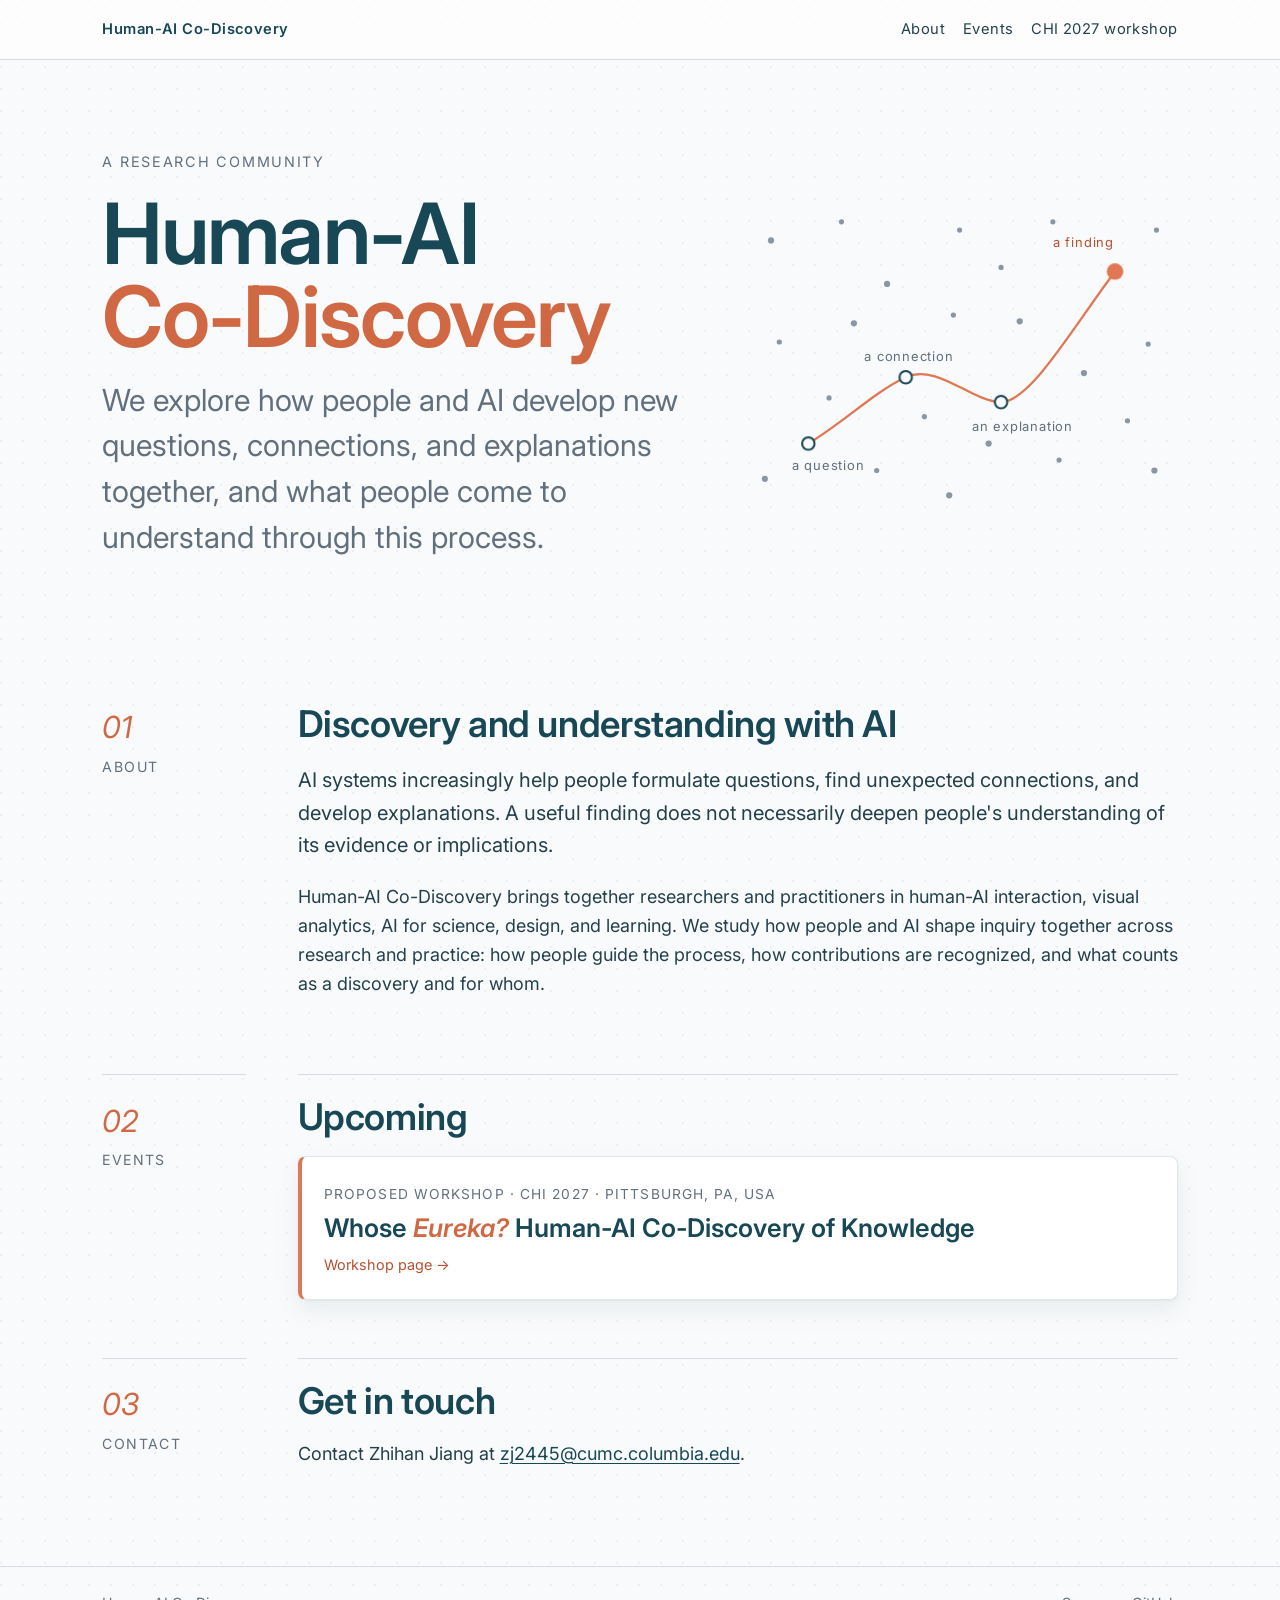
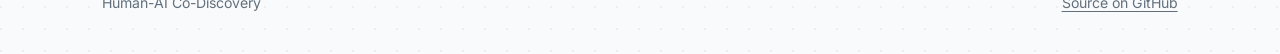
<file: index.html>
<!doctype html>
<html lang="en">
<head>
  <meta charset="utf-8">
  <meta name="viewport" content="width=device-width, initial-scale=1">
  <title>Human-AI Co-Discovery</title>
  <meta name="description" content="A research community exploring how people and AI develop new questions, connections, and explanations together, and what people come to understand in the process.">
  <meta property="og:title" content="Human-AI Co-Discovery">
  <meta property="og:description" content="How people and AI formulate questions, find patterns and connections, and develop explanations together.">
  <meta property="og:type" content="website">
  <meta property="og:url" content="https://human-ai-co-discovery.github.io/">
  <meta name="theme-color" content="#f9fafb" media="(prefers-color-scheme: light)">
  <meta name="theme-color" content="#11191d" media="(prefers-color-scheme: dark)">
  <link rel="icon" href="data:image/svg+xml,%3Csvg xmlns='http://www.w3.org/2000/svg' viewBox='0 0 32 32'%3E%3Ccircle cx='16' cy='16' r='9' fill='%23e07856'/%3E%3Ccircle cx='16' cy='16' r='14' fill='none' stroke='%23e07856' stroke-width='2'/%3E%3C/svg%3E">
  <link rel="preconnect" href="https://fonts.googleapis.com">
  <link rel="preconnect" href="https://fonts.gstatic.com" crossorigin>
  <link rel="stylesheet" href="https://fonts.googleapis.com/css2?family=Inter:wght@400;500;600;700;800&display=swap">
  <link rel="stylesheet" href="assets/style.css?v=20260926d">
</head>
<body>
  <a class="skip-link" href="#main">Skip to content</a>

  <header class="topbar">
    <a class="brand" href="./">Human-AI Co-Discovery</a>
    <nav aria-label="Site">
      <a href="#about">About</a>
      <a href="#events">Events</a>
      <a href="chi2027/">CHI 2027 workshop</a>
    </nav>
  </header>

  <section class="hero" aria-labelledby="title">
    <div>
      <p class="kicker">A research community</p>
      <h1 id="title"><span class="nowrap">Human-AI</span> <span class="q nowrap">Co-Discovery</span></h1>
      <p class="subtitle">We explore how people and AI develop new questions, connections, and explanations together, and what people come to understand through this process.</p>
    </div>
    <figure class="hero-figure" aria-hidden="true">
      <svg viewBox="0 0 420 300" role="presentation">
        <g class="fig-dots">
          <circle class="fig-dot" cx="28" cy="40" r="3"/><circle class="fig-dot" cx="96" cy="22" r="2.5"/>
          <circle class="fig-dot" cx="140" cy="82" r="3"/><circle class="fig-dot" cx="210" cy="30" r="2.5"/>
          <circle class="fig-dot" cx="268" cy="118" r="3"/><circle class="fig-dot" cx="300" cy="22" r="2.5"/>
          <circle class="fig-dot" cx="36" cy="138" r="2.5"/><circle class="fig-dot" cx="108" cy="120" r="3"/>
          <circle class="fig-dot" cx="204" cy="112" r="2.5"/><circle class="fig-dot" cx="330" cy="168" r="3"/>
          <circle class="fig-dot" cx="392" cy="140" r="2.5"/><circle class="fig-dot" cx="22" cy="270" r="3"/>
          <circle class="fig-dot" cx="130" cy="262" r="2.5"/><circle class="fig-dot" cx="200" cy="286" r="3"/>
          <circle class="fig-dot" cx="306" cy="252" r="2.5"/><circle class="fig-dot" cx="398" cy="262" r="3"/>
          <circle class="fig-dot" cx="372" cy="214" r="2.5"/><circle class="fig-dot" cx="238" cy="236" r="3"/>
          <circle class="fig-dot" cx="84" cy="192" r="2.5"/><circle class="fig-dot" cx="176" cy="210" r="2.5"/>
          <circle class="fig-dot" cx="250" cy="66" r="2.5"/><circle class="fig-dot" cx="400" cy="30" r="2.5"/>
        </g>
        <path class="fig-path" d="M64 236 C 100 214, 128 186, 158 172 S 222 196, 250 196 S 318 126, 360 70"/>
        <circle class="fig-node n1" cx="64" cy="236" r="6"/>
        <circle class="fig-node n2" cx="158" cy="172" r="6"/>
        <circle class="fig-node n3" cx="250" cy="196" r="6"/>
        <circle class="fig-halo" cx="360" cy="70" r="10"/>
        <circle class="fig-eureka" cx="360" cy="70" r="8"/>
        <text class="fig-label l1" x="48" y="262">a question</text>
        <text class="fig-label l2" x="118" y="156">a connection</text>
        <text class="fig-label l3" x="222" y="224">an explanation</text>
        <text class="fig-label l4" x="300" y="46">a finding</text>
      </svg>
    </figure>
  </section>

  <main id="main">
    <section class="section" id="about" aria-labelledby="about-h">
      <div class="margin-label"><span class="num">01</span>About</div>
      <div class="content">
        <h2 id="about-h">Discovery and understanding with AI</h2>
        <p class="lede">AI systems increasingly help people formulate questions, find unexpected connections, and develop explanations. A useful finding does not necessarily deepen people's understanding of its evidence or implications.</p>
        <p>Human-AI Co-Discovery brings together researchers and practitioners in human-AI interaction, visual analytics, AI for science, design, and learning. We study how people and AI shape inquiry together across research and practice: how people guide the process, how contributions are recognized, and what counts as a discovery and for whom.</p>
      </div>
    </section>

    <section class="section" id="events" aria-labelledby="events-h">
      <div class="margin-label"><span class="num">02</span>Events</div>
      <div class="content">
        <h2 id="events-h">Upcoming</h2>
        <a class="event" href="chi2027/">
          <span class="meta">Proposed workshop · CHI 2027 · Pittsburgh, PA, USA</span>
          <span class="title">Whose <span class="q">Eureka?</span> Human-AI Co-Discovery of Knowledge</span>
          <span class="more">Workshop page →</span>
        </a>
      </div>
    </section>

    <section class="section" id="contact" aria-labelledby="contact-h">
      <div class="margin-label"><span class="num">03</span>Contact</div>
      <div class="content">
        <h2 id="contact-h">Get in touch</h2>
        <p>Contact Zhihan Jiang at <a href="mailto:zj2445@cumc.columbia.edu">zj2445@cumc.columbia.edu</a>.</p>
      </div>
    </section>
  </main>

  <footer class="site-footer">
    <span>Human-AI Co-Discovery</span>
    <span><a href="https://github.com/human-ai-co-discovery/human-ai-co-discovery.github.io">Source on GitHub</a></span>
  </footer>
</body>
</html>
</file>
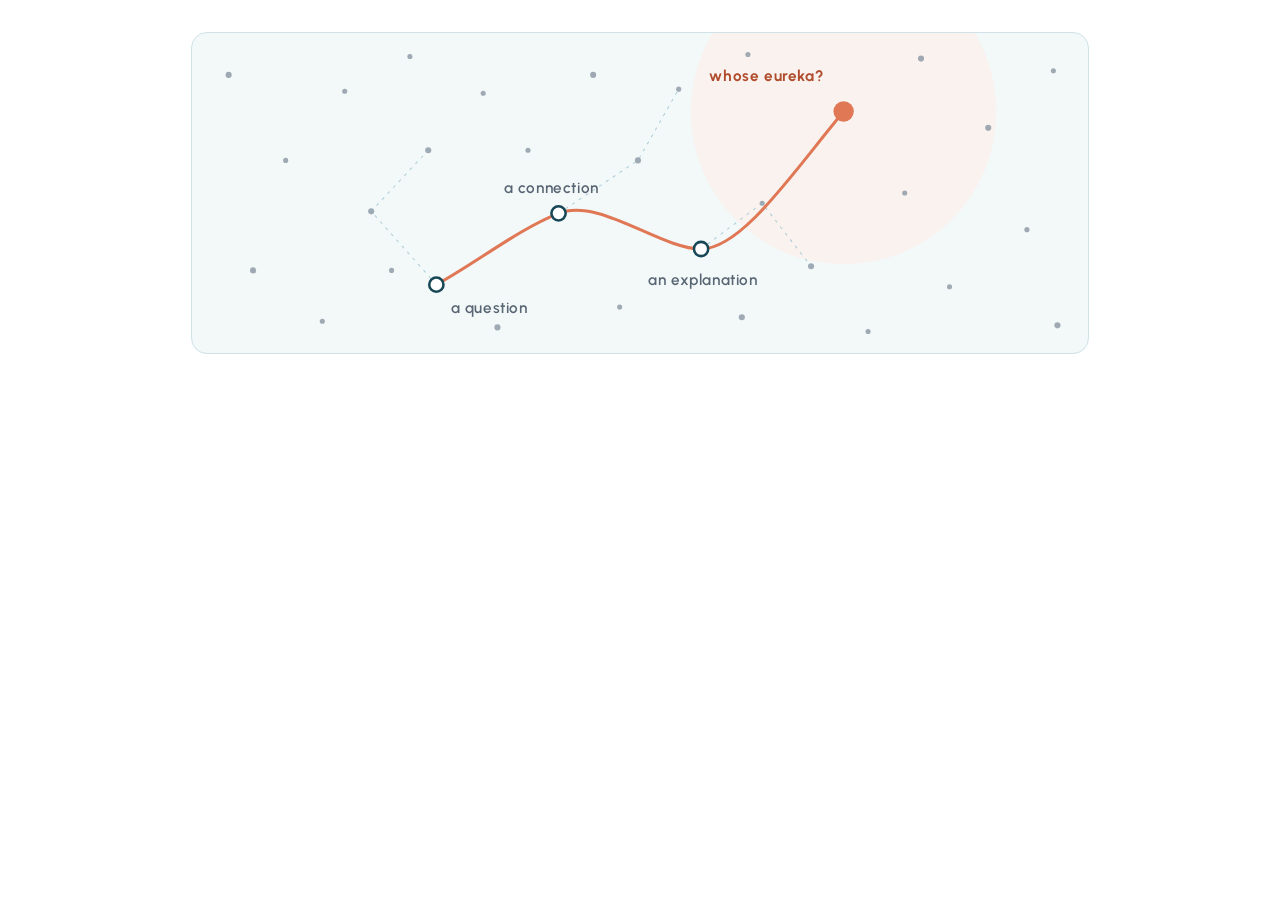
<file: chi2027/archive/hero-banner.html>
<!doctype html>
<html lang="en">
<head>
  <meta charset="utf-8">
  <meta name="viewport" content="width=device-width, initial-scale=1">
  <meta name="robots" content="noindex">
  <title>Hero Banner (archived)</title>
  <!--
    Archived hero banner from the CHI 2027 page (chi2027/index.html), removed on 2026-09-26.
    Open this file through a local server to preview it; it reads the color tokens from
    chi2027/assets/css/workshop.css, so it follows light and dark mode like the live page.

    To restore it on the page:
      1. Paste the <div class="hero-art"> block at the top of <header> in chi2027/index.html,
         with the Tailwind classes it had there:
         class="hero-art w-full h-56 sm:h-64 md:h-80 mb-10 bg-tide-50/60 rounded-2xl border border-tide-100 overflow-hidden"
      2. Move the rules between "BEGIN hero" and "END hero" below into chi2027/assets/css/workshop.css,
         including the --dot tokens and the reduced-motion and print rules.
  -->
  <link rel="stylesheet" href="https://fonts.googleapis.com/css2?family=Urbanist:wght@600;700&display=swap">
  <link rel="stylesheet" href="../assets/css/workshop.css">
  <style>
    /* Preview-only frame, standing in for the Tailwind classes listed above. */
    body { margin: 0; padding: 2rem 1.5rem; font-family: Urbanist, sans-serif; }
    .hero-art {
      max-width: 56rem; height: 20rem; margin: 0 auto;
      background: rgb(var(--tide-50) / 0.6); border: 1px solid rgb(var(--tide-100));
      border-radius: 1rem; overflow: hidden;
    }

    /* ---------- BEGIN hero ---------- */
    :root { --dot: 138 150 163; }
    @media (prefers-color-scheme: dark) { :root { --dot: 125 141 152; } }

/* ---------- Hero illustration: a traced path toward a eureka ---------- */
.hero-art svg { display: block; width: 100%; height: 100%; }
.fig-glow { fill: rgb(var(--ember-50)); }
.fig-dot { fill: rgb(var(--dot)); opacity: 0.8; }
.fig-link { fill: none; stroke: rgb(var(--tide-300)); stroke-width: 1; stroke-dasharray: 3 5; opacity: 0.7; }
.fig-path {
  fill: none; stroke: rgb(var(--ember-400)); stroke-width: 3; stroke-linecap: round; stroke-linejoin: round;
  stroke-dasharray: 1; stroke-dashoffset: 1;
  animation: trace 2.6s cubic-bezier(.6,.05,.3,1) 0.4s forwards;
}
.fig-node { fill: rgb(var(--surface)); stroke: rgb(var(--tide-900)); stroke-width: 2.5; opacity: 0; animation: appear 0.4s ease forwards; }
.fig-node.n1 { animation-delay: 0.5s; } .fig-node.n2 { animation-delay: 1.1s; } .fig-node.n3 { animation-delay: 1.8s; }
.fig-eureka { fill: rgb(var(--ember-400)); opacity: 0; animation: appear 0.5s ease 2.9s forwards; }
.fig-halo {
  fill: none; stroke: rgb(var(--ember-400)); stroke-width: 1.5; opacity: 0;
  transform-box: fill-box; transform-origin: center;
  animation: halo 2.8s ease-out 3.1s infinite;
}
.fig-label {
  font-family: Urbanist, sans-serif; font-size: 15px; font-weight: 600; letter-spacing: 0.04em;
  fill: rgb(var(--ink-soft)); opacity: 0; animation: appear 0.6s ease forwards;
}
.fig-label.l1 { animation-delay: 0.7s; } .fig-label.l2 { animation-delay: 1.3s; }
.fig-label.l3 { animation-delay: 2s; }
.fig-label.l4 { animation-delay: 3s; fill: rgb(var(--ember-700)); font-weight: 700; }

@keyframes trace { to { stroke-dashoffset: 0; } }
@keyframes appear { to { opacity: 1; } }
@keyframes halo { 0% { opacity: 0.7; transform: scale(1); } 100% { opacity: 0; transform: scale(2.6); } }

    @media (prefers-reduced-motion: reduce) {
      .fig-path { stroke-dashoffset: 0; }
      .fig-node, .fig-eureka, .fig-label { opacity: 1; }
      .fig-halo { display: none; }
    }
    @media print { .hero-art { display: none !important; } }
    /* ---------- END hero ---------- */
  </style>
</head>
<body>
      <!-- Hero illustration -->
      <div class="hero-art" aria-hidden="true">
        <svg viewBox="0 0 880 320" preserveAspectRatio="xMidYMid slice" role="presentation">
          <circle class="fig-glow" cx="640" cy="80" r="150" opacity="0.7"/>
          <g>
            <circle class="fig-dot" cx="36" cy="44" r="3"/><circle class="fig-dot" cx="92" cy="128" r="2.5"/>
            <circle class="fig-dot" cx="60" cy="236" r="3"/><circle class="fig-dot" cx="128" cy="286" r="2.5"/>
            <circle class="fig-dot" cx="150" cy="60" r="2.5"/><circle class="fig-dot" cx="176" cy="178" r="3"/>
            <circle class="fig-dot" cx="214" cy="26" r="2.5"/><circle class="fig-dot" cx="232" cy="118" r="3"/>
            <circle class="fig-dot" cx="286" cy="62" r="2.5"/><circle class="fig-dot" cx="300" cy="292" r="3"/>
            <circle class="fig-dot" cx="330" cy="118" r="2.5"/><circle class="fig-dot" cx="394" cy="44" r="3"/>
            <circle class="fig-dot" cx="420" cy="272" r="2.5"/><circle class="fig-dot" cx="438" cy="128" r="3"/>
            <circle class="fig-dot" cx="478" cy="58" r="2.5"/><circle class="fig-dot" cx="540" cy="282" r="3"/>
            <circle class="fig-dot" cx="560" cy="170" r="2.5"/><circle class="fig-dot" cx="546" cy="24" r="2.5"/>
            <circle class="fig-dot" cx="608" cy="232" r="3"/><circle class="fig-dot" cx="700" cy="160" r="2.5"/>
            <circle class="fig-dot" cx="716" cy="28" r="3"/><circle class="fig-dot" cx="744" cy="252" r="2.5"/>
            <circle class="fig-dot" cx="782" cy="96" r="3"/><circle class="fig-dot" cx="820" cy="196" r="2.5"/>
            <circle class="fig-dot" cx="846" cy="40" r="2.5"/><circle class="fig-dot" cx="850" cy="290" r="3"/>
            <circle class="fig-dot" cx="664" cy="296" r="2.5"/><circle class="fig-dot" cx="196" cy="236" r="2.5"/>
          </g>
          <!-- Paths not taken -->
          <path class="fig-link" d="M360 180 L 438 128 L 478 58"/>
          <path class="fig-link" d="M500 215 L 560 170 L 608 232"/>
          <path class="fig-link" d="M240 250 L 176 178 L 232 118"/>
          <!-- The discovery -->
          <path class="fig-path" pathLength="1" d="M240 250 C 280 228, 320 196, 360 180 S 460 215, 500 215 S 590 140, 640 80"/>
          <circle class="fig-node n1" cx="240" cy="250" r="7"/>
          <circle class="fig-node n2" cx="360" cy="180" r="7"/>
          <circle class="fig-node n3" cx="500" cy="215" r="7"/>
          <circle class="fig-halo" cx="640" cy="80" r="12"/>
          <circle class="fig-eureka" cx="640" cy="80" r="10"/>
          <text class="fig-label l1" x="254" y="278">a question</text>
          <text class="fig-label l2" x="306" y="160">a connection</text>
          <text class="fig-label l3" x="448" y="250">an explanation</text>
          <text class="fig-label l4" x="620" y="50" text-anchor="end">whose eureka?</text>
        </svg>
      </div>
</body>
</html>
</file>
<file: assets/style.css>
/* Human-AI Co-Discovery — shared styles.
   Palette follows agentlab.zhihanjiang.com: cool off-white, deep teal ink, coral accent.
   Coral has three strengths: decorative strokes, large display text, and small text (AA). */

:root {
  --paper: #f9fafb;
  --paper-deep: #e9edf0;
  --surface: #ffffff;
  --ink: #24404b;
  --title: #184856;
  --ink-soft: #62707d;
  --rule: #d5dbe0;
  --line: #e1e6ea;
  --accent: #e07856;          /* decorative strokes and fills */
  --accent-display: #d06843;  /* large display text (>= 3:1) */
  --accent-ink: #b8502f;      /* small text (>= 4.5:1) */
  --accent-soft: #fbeae4;
  --link: #184856;
  --dot: #8a96a3;
  --focus: #184856;
  --shadow: 0 1px 2px rgba(24, 72, 86, 0.05), 0 10px 24px rgba(24, 72, 86, 0.08);

  --display: "Inter", -apple-system, BlinkMacSystemFont, "Segoe UI", sans-serif;
  --body: "Inter", -apple-system, BlinkMacSystemFont, "Segoe UI", sans-serif;
  --mono: var(--body);

  --measure: 100%;
  --gutter: clamp(1.5rem, 8vw, 12rem);
}

@media (prefers-color-scheme: dark) {
  :root {
    --paper: #11191d;
    --paper-deep: #182227;
    --surface: #152025;
    --ink: #dde6ea;
    --title: #a9cbd6;
    --ink-soft: #9fb0bb;
    --rule: #34434b;
    --line: #2a373e;
    --accent: #eb9275;
    --accent-display: #eb9275;
    --accent-ink: #eb9275;
    --accent-soft: #33241f;
    --link: #8fbccb;
    --dot: #7d8d98;
    --focus: #8fbccb;
    --shadow: 0 1px 2px rgba(0, 0, 0, 0.25);
  }
}

*, *::before, *::after { box-sizing: border-box; }

html { -webkit-text-size-adjust: 100%; font-size: clamp(16px, 0.5rem + 0.6vw, 22px); }

body {
  margin: 0;
  background-color: var(--paper);
  background-image:
    radial-gradient(circle at 1px 1px, color-mix(in srgb, var(--ink) 6%, transparent) 1px, transparent 0);
  background-size: 22px 22px;
  color: var(--ink);
  font-family: var(--body);
  font-size: 1.125rem;
  line-height: 1.62;
  text-rendering: optimizeLegibility;
}

a { color: var(--link); text-underline-offset: 0.18em; text-decoration-thickness: 1px; }
a:hover { color: var(--accent-ink); text-decoration-thickness: 2px; }
:focus-visible { outline: 3px solid var(--focus); outline-offset: 3px; border-radius: 2px; }

.skip-link {
  position: absolute; left: -999px; top: 0.5rem;
  background: var(--title); color: var(--paper); padding: 0.5rem 0.9rem; z-index: 10;
}
.skip-link:focus { left: 0.5rem; }

/* ---------- Top bar ---------- */
.topbar {
  display: flex; justify-content: space-between; align-items: baseline; gap: 1rem;
  padding: 1.1rem var(--gutter);
  font-family: var(--mono); font-size: 0.92rem; letter-spacing: 0.03em;
  border-bottom: 1px solid var(--rule);
  background: color-mix(in srgb, var(--surface) 70%, transparent);
}
.topbar a { color: var(--ink); text-decoration: none; }
.topbar a:hover { color: var(--accent-ink); }
.topbar nav { display: flex; flex-wrap: wrap; gap: 1.1rem; }
.topbar .brand { font-weight: 600; color: var(--title); }

/* ---------- Hero ---------- */
.hero {
  position: relative;
  display: grid;
  grid-template-columns: minmax(0, 1.15fr) minmax(0, 0.85fr);
  align-items: center;
  gap: clamp(1.5rem, 4vw, 4rem);
  padding: clamp(2.5rem, 7vw, 6rem) var(--gutter) clamp(2rem, 5vw, 4rem);
  margin: 0 auto;
}
.kicker {
  font-family: var(--mono); font-size: 0.9rem; letter-spacing: 0.12em; text-transform: uppercase;
  color: var(--ink-soft); margin: 0 0 1.2rem;
}
.kicker .sep { color: var(--accent-ink); padding: 0 0.4em; }
.hero h1 {
  font-family: var(--display);
  font-weight: 600;
  font-size: clamp(2.6rem, 1.6rem + 4.6vw, 5.4rem);
  line-height: 0.98;
  letter-spacing: -0.02em;
  color: var(--title);
  margin: 0;
}
.hero h1 .q { color: var(--accent-display); }
.nowrap { white-space: nowrap; }
.hero .subtitle {
  font-family: var(--body); font-weight: 400;
  font-size: clamp(1.25rem, 1rem + 1.2vw, 1.9rem);
  line-height: 1.5; margin: 1.25rem 0 0; color: var(--ink-soft);
}
.hero-figure { width: 100%; max-width: 32rem; justify-self: end; margin: 0; }
.hero-figure svg { display: block; width: 100%; height: auto; overflow: visible; }

/* The traced discovery in the hero figure */
.fig-dot { fill: var(--dot); }
.fig-path {
  fill: none; stroke: var(--accent); stroke-width: 2.2; stroke-linecap: round; stroke-linejoin: round;
  stroke-dasharray: 520; stroke-dashoffset: 520;
  animation: trace 2.6s cubic-bezier(.6,.05,.3,1) 0.4s forwards;
}
.fig-node { fill: var(--paper); stroke: var(--title); stroke-width: 2; opacity: 0; animation: appear 0.4s ease forwards; }
.fig-node.n1 { animation-delay: 0.5s; } .fig-node.n2 { animation-delay: 1.1s; }
.fig-node.n3 { animation-delay: 1.8s; }
.fig-eureka { fill: var(--accent); opacity: 0; animation: appear 0.5s ease 2.9s forwards; }
.fig-halo { fill: none; stroke: var(--accent); stroke-width: 1.2; opacity: 0; transform-box: fill-box; transform-origin: center;
  animation: halo 2.8s ease-out 3.1s infinite; }
.fig-label { font-family: var(--mono); font-size: 12.5px; fill: var(--ink-soft); letter-spacing: 0.06em; opacity: 0;
  animation: appear 0.6s ease forwards; }
.fig-label.l1 { animation-delay: 0.7s; } .fig-label.l2 { animation-delay: 1.3s; }
.fig-label.l3 { animation-delay: 2s; } .fig-label.l4 { animation-delay: 3s; fill: var(--accent-ink); }

@keyframes trace { to { stroke-dashoffset: 0; } }
@keyframes appear { to { opacity: 1; } }
@keyframes halo { 0% { opacity: 0.7; transform: scale(1); } 100% { opacity: 0; transform: scale(2.4); } }

/* ---------- Status note ---------- */
.status {
  margin: 0 auto; padding: 0 var(--gutter);
}
.status p {
  margin: 0; max-width: var(--measure);
  border-left: 3px solid var(--accent);
  background: var(--accent-soft);
  border-radius: 0 6px 6px 0;
  padding: 0.95rem 1.2rem;
  font-size: 1.02rem;
}
.status strong { font-family: var(--mono); font-size: 0.86rem; letter-spacing: 0.1em; text-transform: uppercase; margin-right: 0.5em; color: var(--accent-ink); }

/* ---------- Sections with a marginal label ---------- */
main { padding-bottom: 3rem; }
.section {
  display: grid;
  grid-template-columns: minmax(7rem, 9rem) minmax(0, 1fr);
  gap: 1rem clamp(1.5rem, 4vw, 3.5rem);
  margin: 0 auto;
  padding: clamp(2.2rem, 5vw, 3.6rem) var(--gutter) 0;
}
.section + .section > .margin-label { border-top: 1px solid var(--rule); }
.section > .content { border-top: 1px solid var(--rule); padding-top: 1.1rem; min-width: 0; }
.section:first-of-type > .content, .section:first-of-type > .margin-label { border-top: 0; }
.margin-label {
  font-family: var(--mono); font-size: 0.88rem; letter-spacing: 0.1em; text-transform: uppercase;
  color: var(--ink-soft); padding-top: 1.35rem;
}
.margin-label .num { display: block; color: var(--accent-display); font-size: 1.6rem; letter-spacing: 0; margin-bottom: 0.2rem;
  font-family: var(--display); font-style: italic; text-transform: none; font-size: 1.9rem; }
.content h2 {
  font-family: var(--display); font-weight: 600;
  font-size: clamp(1.6rem, 1.2rem + 1.4vw, 2.3rem); line-height: 1.12; letter-spacing: -0.01em;
  color: var(--title);
  margin: 0.2rem 0 1rem;
}
.content p, .content li { max-width: var(--measure); }
.lede { font-size: 1.12em; }

/* Open questions: numbered notebook entries */
.questions { list-style: none; margin: 1.4rem 0 0; padding: 0; counter-reset: q; display: grid; gap: 1.4rem; }
.questions li { counter-increment: q; position: relative; padding-left: 3.5rem; }
.questions li::before {
  content: "Q" counter(q);
  position: absolute; left: 0; top: 0.1rem;
  font-family: var(--mono); font-size: 0.86rem; font-weight: 600; color: var(--accent-ink);
  border: 1.5px solid var(--accent); border-radius: 999px; padding: 0.12rem 0.5rem;
}
.questions h3 { font-family: var(--display); font-weight: 600; font-size: 1.38rem; line-height: 1.25; margin: 0 0 0.35rem; color: var(--title); }
.questions p { margin: 0; color: var(--ink-soft); }

/* Topic chips */
.topics { list-style: none; padding: 0; margin: 1rem 0 0; display: flex; flex-wrap: wrap; gap: 0.55rem; max-width: 60rem; }
.topics li {
  font-size: 1rem; border: 1px solid var(--line); background: var(--surface);
  padding: 0.35rem 0.8rem; border-radius: 999px; max-width: none;
}

/* Program table */
.program { width: 100%; max-width: 48rem; border-collapse: collapse; margin: 1.2rem 0 0.4rem; font-size: 1.04rem; }
.program caption { text-align: left; font-family: var(--mono); font-size: 0.86rem; letter-spacing: 0.08em; text-transform: uppercase; color: var(--ink-soft); padding-bottom: 0.4rem; }
.program th, .program td { text-align: left; padding: 0.5rem 0.9rem 0.5rem 0; border-bottom: 1px solid var(--rule); vertical-align: top; }
.program th[scope="row"] { font-family: var(--mono); font-weight: 500; white-space: nowrap; color: var(--ink-soft); width: 6.5rem; }
.program thead th { font-family: var(--mono); font-size: 0.86rem; letter-spacing: 0.08em; text-transform: uppercase; color: var(--ink-soft); }
.program tr.break td, .program tr.break th { color: var(--ink-soft); font-style: italic; }
.program tbody + tbody tr:first-child th, .program tbody + tbody tr:first-child td { border-top: 2px solid var(--title); }
.program-note { margin-top: 1.6rem; }

/* Roundtable provocations */
.provocations { list-style: none; padding: 0; margin: 0.9rem 0 0; display: grid; gap: 0.65rem; }
.provocations li {
  font-family: var(--display); font-style: italic; font-size: 1.14rem; line-height: 1.4; color: var(--title);
  padding: 0.1rem 0 0.1rem 1rem; border-left: 3px solid var(--accent);
}

/* Facts list */
.facts { display: grid; grid-template-columns: max-content 1fr; gap: 0.45rem 1.4rem; margin: 1.2rem 0 0; max-width: var(--measure); }
.facts dt { font-family: var(--mono); font-size: 0.88rem; letter-spacing: 0.06em; text-transform: uppercase; color: var(--ink-soft); padding-top: 0.2rem; }
.facts dd { margin: 0; }

/* Organizers: cards with round avatars */
.people { list-style: none; padding: 0; margin: 1.3rem 0 0; display: grid; grid-template-columns: repeat(3, minmax(0, 1fr)); gap: 1rem; max-width: 60rem; }
.person {
  max-width: none; min-width: 0;
  background: var(--surface); border: 1px solid var(--line); border-radius: 8px;
  padding: 1.15rem 1.15rem 1.05rem; box-shadow: var(--shadow);
}
.person .avatar-link { display: inline-block; line-height: 0; border-radius: 50%; margin-bottom: 0.8rem; transition: transform 0.12s ease; }
.person .avatar-link:hover { transform: translateY(-2px); }
.person .avatar {
  display: block; width: 5.4rem; height: 5.4rem; border-radius: 50%;
  object-fit: cover; object-position: center 25%;
  background: var(--paper-deep);
  border: 2px solid var(--surface); box-shadow: 0 0 0 1px var(--line);
  transition: box-shadow 0.15s ease;
}
.person .avatar-link:hover .avatar { box-shadow: 0 0 0 2px var(--title), 0 6px 16px rgba(24, 72, 86, 0.18); }
.person .name { font-family: var(--display); font-weight: 600; font-size: 1.28rem; line-height: 1.25; margin: 0 0 0.2rem; }
.person .name a { color: var(--title); text-decoration: none; }
.person .name a:hover { color: var(--accent-ink); text-decoration: underline; }
.person .aff { margin: 0; color: var(--ink-soft); font-size: 1rem; line-height: 1.4; }

/* Hub: event card */
.event {
  display: block; text-decoration: none; color: var(--ink);
  border: 1px solid var(--line); background: var(--surface); border-radius: 8px;
  padding: 1.3rem 1.4rem; margin-top: 1.2rem;
  box-shadow: var(--shadow); border-left: 4px solid var(--accent);
  transition: transform 0.18s ease, box-shadow 0.18s ease;
}
.event:hover { transform: translateY(-2px); box-shadow: 0 1px 2px rgba(24, 72, 86, 0.06), 0 16px 32px rgba(24, 72, 86, 0.12); color: var(--ink); }
.event .meta { font-family: var(--mono); font-size: 0.86rem; letter-spacing: 0.08em; text-transform: uppercase; color: var(--ink-soft); }
.event .title { display: block; font-family: var(--display); font-weight: 600; font-size: 1.6rem; line-height: 1.2; margin: 0.35rem 0; color: var(--title); }
.event .title .q { color: var(--accent-display); font-style: italic; }
.event .more { font-family: var(--mono); font-size: 0.9rem; color: var(--accent-ink); }

/* ---------- Footer ---------- */
.site-footer {
  margin: 2rem auto 0; padding: 1.6rem var(--gutter) 2.4rem;
  border-top: 1px solid var(--rule);
  font-family: var(--mono); font-size: 0.88rem; color: var(--ink-soft);
  display: flex; flex-wrap: wrap; justify-content: space-between; gap: 0.6rem 2rem;
}
.site-footer a { color: var(--ink-soft); }

/* ---------- Responsive ---------- */
@media (max-width: 820px) {
  .hero { grid-template-columns: 1fr; }
  .hero-figure { justify-self: start; max-width: 22.5rem; }
  .section { grid-template-columns: 1fr; gap: 0.2rem; }
  .margin-label { padding-top: 0; border-top: 0 !important; }
  .margin-label .num { display: inline; font-size: 1.2rem; margin-right: 0.5rem; }
  .section > .content { border-top: 0; padding-top: 0.2rem; }
  .section { border-top: 1px solid var(--rule); margin-top: 2rem; padding-top: 1.4rem; }
  .section:first-of-type { border-top: 0; margin-top: 0; }
  .facts { grid-template-columns: 1fr; gap: 0.1rem; }
  .facts dd { margin-bottom: 0.6rem; }
  .people { grid-template-columns: repeat(2, minmax(0, 1fr)); }
}

@media (max-width: 600px) {
  .topbar { flex-direction: column; align-items: flex-start; gap: 0.45rem; padding-top: 0.9rem; padding-bottom: 0.9rem; }
  .brand { white-space: nowrap; }
  .topbar nav { gap: 0.3rem 1rem; }
  .person { padding: 0.95rem; }
  .person .avatar { width: 72px; height: 72px; }
}

@media (prefers-reduced-motion: reduce) {
  *, *::before, *::after { animation-duration: 0.001ms !important; animation-delay: 0ms !important; animation-iteration-count: 1 !important; transition: none !important; }
  .fig-path { stroke-dashoffset: 0; }
  .fig-node, .fig-eureka, .fig-label { opacity: 1; }
  .fig-halo { display: none; }
}

@media print {
  body { background: #fff; color: #000; }
  .topbar nav, .hero-figure, .skip-link { display: none; }
}
</file>
<file: chi2027/assets/css/workshop.css>
/* CHI 2027 workshop pages — tokens and the few rules Tailwind utilities do not cover.
   Palette: cool off-white paper, deep cyan ink (tide), warm orange accent (ember).
   Ember strengths: 400 for strokes and fills, 500 for large text, 700 for small text (AA).
   Retired components (the program timeline and the CFP topic cards) are kept for
   reference in ../../archive/, which also holds the originals of the home hero and
   question cards below.

   The Tailwind Play CDN injects its styles after this file, so where a rule here and a
   Tailwind utility set the same property with equal specificity, Tailwind wins. The
   rules below avoid properties that the pages also set with utilities. */

:root {
  --page-gutter: clamp(1.25rem, 7vw, 12rem);
  --paper: 249 250 251;
  --surface: 255 255 255;
  --ink: 36 64 75;
  --ink-soft: 88 102 115;
  --rule: 213 219 224;
  --line: 225 230 234;

  --tide-25: 243 248 249;
  --tide-50: 236 243 245;
  --tide-100: 208 226 232;
  --tide-300: 143 188 203;
  --tide-700: 30 88 105;
  --tide-900: 24 72 86;

  --ember-50: 252 239 234;
  --ember-200: 244 199 184;
  --ember-400: 224 120 86;
  --ember-500: 208 104 67;
  --ember-700: 176 76 44;

  /* Workshop questions Q1-Q4 (muted rose, ochre, sage, slate blue, after Figure 1).
     --qN for badges, labels and bars; --qN-soft for card fills. Labels on the fills
     and paper text on the badges are at least 4.5:1 in both themes. */
  --q1: 150 72 90;
  --q1-soft: 246 239 240;
  --q2: 128 94 44;
  --q2-soft: 246 242 234;
  --q3: 58 110 90;
  --q3-soft: 237 243 240;
  --q4: 70 90 145;
  --q4-soft: 237 240 246;

  color-scheme: light dark;
}

@media (prefers-color-scheme: dark) {
  :root {
    --paper: 17 25 29;
    --surface: 21 32 37;
    --ink: 221 230 234;
    --ink-soft: 159 176 187;
    --rule: 52 67 75;
    --line: 42 55 62;

    --tide-25: 19 31 36;
    --tide-50: 22 37 43;
    --tide-100: 38 58 66;
    --tide-300: 92 136 150;
    --tide-700: 143 188 203;
    --tide-900: 169 203 214;

    --ember-50: 45 32 28;
    --ember-200: 99 58 45;
    --ember-400: 235 146 117;
    --ember-500: 235 146 117;
    --ember-700: 238 158 132;

    --q1: 214 156 168;
    --q1-soft: 44 33 37;
    --q2: 208 176 128;
    --q2-soft: 42 37 30;
    --q3: 146 192 170;
    --q3-soft: 30 42 38;
    --q4: 160 172 216;
    --q4-soft: 34 38 52;
  }
}

/* No page background: the browser's default canvas (white, or dark under
   color-scheme: dark) shows through. Only the sticky nav is filled (bg-paper/95). */
html {
  scroll-behavior: smooth;
  -webkit-text-size-adjust: 100%;
  text-size-adjust: 100%;
  font-size: 16px;
}

/* Fluid single-column reading space, with generous margins on wider screens. */
.page-container {
  width: 100%;
  margin-inline: auto;
  padding-inline: var(--page-gutter);
}
#mobile-nav .page-container {
  padding-inline: calc(var(--page-gutter) - 0.75rem);
}
@media (max-width: 639px) {
  :root { --page-gutter: 1.25rem; }
}

/* Keep page tabs visible on desktop panels; only narrow phones use the menu. */
.workshop-nav-layout {
  display: flex; align-items: center; justify-content: space-between;
  min-height: 4rem; gap: 0 1rem;
}
.workshop-nav-links { display: none; }
@media (min-width: 480px) {
  .workshop-nav-layout { flex-wrap: wrap; padding-block: 0.5rem 0.25rem; row-gap: 0.25rem; }
  .workshop-nav-links { display: flex; flex-basis: 100%; flex-wrap: wrap; column-gap: 1rem; }
  .workshop-nav-links > a { display: inline-flex; align-items: center; min-height: 2.75rem; padding-block: 0.625rem; }
  #navbar .workshop-menu-toggle, #navbar .workshop-mobile-nav { display: none; }
}
@media (min-width: 1440px) {
  .workshop-nav-layout { padding-block: 0; }
  .workshop-nav-links { flex: 0 1 auto; margin-inline-start: auto; column-gap: 1.25rem; }
  .workshop-nav-links > a { padding-block: 1.25rem; }
}

/* ------------------------------------------------------------------
   Home hero: the eureka illustration with the discovery field behind it.
   The illustration's default styles are its final frame; the animations
   only run under prefers-reduced-motion: no-preference and play once.
   ------------------------------------------------------------------ */
.hero { isolation: isolate; }
.hero-field {
  position: absolute; z-index: -1;
  /* The field spans the page from edge to edge: --page-width (the viewport without
     its scrollbar) is set by main.js, and the hero is centered in the page. */
  top: -3rem; bottom: 0; left: calc(50% - var(--page-width, 100%) / 2); width: var(--page-width, 100%);
  overflow: hidden; pointer-events: none;
  /* Fades out under the nav and above the About text. When the header is stacked,
     the illustration sits at its bottom, so the lower fade starts later there. */
  --fade-end: 85%;
  -webkit-mask-image: linear-gradient(to bottom, transparent, #000 20%, #000 var(--fade-end), transparent);
  mask-image: linear-gradient(to bottom, transparent, #000 20%, #000 var(--fade-end), transparent);
}
@media (min-width: 768px) { .hero-field { --fade-end: 65%; } }
.hero-field canvas { position: absolute; inset: 0; display: block; width: 100%; height: 100%; }

.hero-eureka { position: relative; isolation: isolate; width: 100%; max-width: 30rem; }
.hero-eureka::before {
  content: ""; position: absolute; inset: 4% 0 0 10%; z-index: -1; border-radius: 50%;
  background:
    radial-gradient(closest-side at 82% 26%, rgb(var(--ember-200) / 0.55), transparent 70%),
    radial-gradient(closest-side at 40% 60%, rgb(var(--tide-100) / 0.7), transparent 80%);
  filter: blur(18px);
}
.eh { display: block; width: 100%; height: auto; overflow: visible; }
.eh-stop-tide { stop-color: rgb(var(--tide-700)); }
.eh-stop-ember { stop-color: rgb(var(--ember-400)); }
.eh-dot { fill: rgb(var(--tide-300)); opacity: 0.6; }
.eh-dot--linked { fill: rgb(var(--tide-700)); opacity: 0.85; }
.eh-link { fill: none; stroke: rgb(var(--tide-300)); stroke-width: 1.4; stroke-linecap: round; stroke-dasharray: 1; stroke-dashoffset: 0; opacity: 0.9; }
.eh-path { fill: none; stroke: url(#eh-grad); stroke-width: 3.5; stroke-linecap: round; stroke-linejoin: round; stroke-dasharray: 1; stroke-dashoffset: 0; }
.eh-pdot { fill: rgb(var(--tide-700)); stroke: rgb(var(--paper)); stroke-width: 2; }
.eh-node, .eh-pdot, .eh-spark, .eh-spark-rays, .eh-spark-glow, .eh-dot { transform-box: fill-box; transform-origin: center; }
.eh-node-ring { fill: rgb(var(--surface)); stroke: rgb(var(--tide-700)); stroke-width: 2.5; }
.eh-glyph { fill: none; stroke: rgb(var(--tide-900)); stroke-width: 2.2; stroke-linecap: round; }
.eh-glyph-text { fill: rgb(var(--tide-900)); font: 700 20px/1 Inter, system-ui, sans-serif; }
.eh-label { fill: rgb(var(--ink-soft)); font: 600 14px/1 Inter, system-ui, sans-serif; letter-spacing: 0.04em; }
.eh-label--eureka { fill: rgb(var(--ember-700)); font-weight: 700; letter-spacing: 0.08em; }
/* Larger labels where the illustration is drawn small: on phones, and beside the title. */
@media (max-width: 479px), (min-width: 768px) { .eh-label { font-size: 18px; } }
.eh-spark-core { fill: rgb(var(--ember-400)); }
.eh-spark-eye { fill: rgb(var(--surface)); }
.eh-spark-rays { fill: none; stroke: rgb(var(--ember-400)); stroke-width: 2.5; stroke-linecap: round; }

@media (prefers-reduced-motion: no-preference) {
  .eh-dot { animation: eh-scatter-in 0.9s ease-out var(--d, 0s) both; }
  .eh-dot--linked { animation: eh-scatter-in 0.9s ease-out var(--d, 0s) both, eh-dot-link 0.5s ease-out var(--ld, 2s) both; }
  .eh-pdot { animation: eh-gather 1.25s cubic-bezier(0.2, 0.7, 0.2, 1) var(--d, 0s) both, eh-blip 0.45s ease-out var(--p, 2s); }
  .eh-path { animation: eh-draw 1.8s linear 1.4s both; }
  .eh-link { animation: eh-draw 0.6s ease-out var(--d, 2s) both; }
  .eh-node { animation: eh-pop 0.55s cubic-bezier(0.3, 1.6, 0.5, 1) var(--d, 1.4s) both; }
  .eh-label { animation: eh-fade-up 0.5s ease-out var(--d, 1.5s) both; }
  .eh-spark { animation: eh-burst 0.7s cubic-bezier(0.3, 1.5, 0.5, 1) var(--d, 3.2s) both; }
  .eh-spark-rays { animation: eh-rays 0.8s ease-out 3.3s both; }
  .eh-spark-glow { animation: eh-glow 1.6s ease-in-out 3.4s; }
  /* The title's "Eureka?" glows as the spark appears. */
  .hero [data-gloss] { animation: eh-word 1.4s ease-out 3.3s; }
}
@keyframes eh-scatter-in { from { opacity: 0; transform: translate(var(--dx, 0), var(--dy, 0)); } }
@keyframes eh-dot-link { from { fill: rgb(var(--tide-300)); } }
@keyframes eh-gather { from { opacity: 0.3; fill: rgb(var(--tide-300)); transform: translate(var(--dx, 0), var(--dy, 0)) scale(0.7); } }
@keyframes eh-blip { 40% { transform: scale(1.7); fill: rgb(var(--ember-400)); } }
@keyframes eh-draw { from { stroke-dashoffset: 1; } }
@keyframes eh-pop { from { opacity: 0; transform: scale(0.3); } }
@keyframes eh-fade-up { from { opacity: 0; transform: translateY(6px); } }
@keyframes eh-burst { 0% { opacity: 0; transform: scale(0) rotate(-45deg); } 60% { opacity: 1; transform: scale(1.3) rotate(8deg); } }
@keyframes eh-rays { from { opacity: 0; transform: scale(0.4); } }
@keyframes eh-glow { 50% { transform: scale(1.35); opacity: 0.35; } }
@keyframes eh-word { 30% { text-shadow: 0 0 22px rgb(var(--ember-400) / 0.65), 0 0 2px rgb(var(--ember-400) / 0.4); } }

/* The title's gloss is centered under "Eureka?"; on the narrowest phones it
   narrows so that it stays inside the page. */
#title-gloss { max-width: calc(100vw - 8rem); }

/* Figure 1 has white panels on a transparent background, so it sits on white
   in both themes (dimmed slightly in dark mode), inline and full size. */
.figure-plate { background-color: #fff; }
@media (prefers-color-scheme: dark) {
  .figure-plate { filter: brightness(0.9); }
}
/* The expand button sits on that white card, so it keeps the light theme's colors. */
.figure-expand { background-color: rgb(24 72 86); color: #fff; }
[data-dialog-open]:is(:hover, :focus-visible) .figure-expand { background-color: rgb(176 76 44); }

/* AI agent avatar: the robot from Figure 1, on white like the figure (dimmed
   slightly in dark mode); it tilts on hover. */
.agent-avatar { background-color: #fff; }
@media (prefers-color-scheme: dark) {
  .agent-avatar { filter: brightness(0.9); }
}
@media (hover: hover) and (prefers-reduced-motion: no-preference) {
  .agent-avatar__img { transform-origin: 50% 85%; transition: transform 0.45s cubic-bezier(0.3, 1.6, 0.5, 1); }
  :hover > .agent-avatar .agent-avatar__img { transform: rotate(-7deg); }
}

/* ------------------------------------------------------------------
   Question cards (Home). data-q on each card sets --qc and --qs.
   ------------------------------------------------------------------ */
[data-q="1"] { --qc: var(--q1); --qs: var(--q1-soft); }
[data-q="2"] { --qc: var(--q2); --qs: var(--q2-soft); }
[data-q="3"] { --qc: var(--q3); --qs: var(--q3-soft); }
[data-q="4"] { --qc: var(--q4); --qs: var(--q4-soft); }

.q-card > details {
  height: 100%;
  background: rgb(var(--qs));
  border: 1px solid rgb(var(--qc) / 0.2);
  border-radius: 1rem;
  box-shadow: inset 4px 0 0 rgb(var(--qc) / 0.8);
}
.q-card > details[open] {
  border-color: rgb(var(--qc) / 0.4);
  box-shadow: inset 4px 0 0 rgb(var(--qc) / 0.8), 0 12px 28px -20px rgb(var(--qc) / 0.6);
}
/* Hover styles only where a pointer can hover, so they do not stick after a tap. */
@media (hover: hover) {
  .q-card > details:hover {
    border-color: rgb(var(--qc) / 0.4);
    box-shadow: inset 4px 0 0 rgb(var(--qc) / 0.8), 0 12px 28px -20px rgb(var(--qc) / 0.6);
  }
}
.q-card summary {
  display: flex; flex-direction: column; gap: 0.85rem;
  padding: 1.25rem 1.25rem 1.3rem 1.5rem;
  border-radius: 1rem;
  cursor: pointer; list-style: none;
}
.q-card summary::-webkit-details-marker { display: none; }
.q-card__head { display: flex; align-items: center; gap: 0.75rem; }
.q-card__icon {
  display: grid; place-items: center; flex: none;
  width: 2.5rem; height: 2.5rem; border-radius: 0.75rem;
  background: rgb(var(--surface)); color: rgb(var(--qc));
  box-shadow: 0 0 0 1px rgb(var(--qc) / 0.2);
}
.q-card__icon svg { width: 1.3rem; height: 1.3rem; stroke-width: 2; }
.q-card__meta { display: flex; flex-wrap: wrap; align-items: center; gap: 0.25rem 0.55rem; min-width: 0; }
.q-badge { flex: none; padding: 0.3rem 0.5rem; border-radius: 999px; background: rgb(var(--qc)); color: rgb(var(--paper)); font-size: 0.75rem; font-weight: 800; line-height: 1; letter-spacing: 0.04em; }
.q-card__tag { font-size: 0.75rem; font-weight: 700; line-height: 1.3; letter-spacing: 0.08em; text-transform: uppercase; color: rgb(var(--qc)); }
.q-card__toggle {
  margin-left: auto; flex: none; display: grid; place-items: center;
  width: 2rem; height: 2rem; border-radius: 999px;
  color: rgb(var(--qc)); background: rgb(var(--surface) / 0.7);
}
.q-card__toggle svg { width: 1.1rem; height: 1.1rem; }
.q-card > details[open] .q-card__toggle { transform: rotate(180deg); }
.q-card__title { display: block; font-size: 1.05em; font-weight: 600; line-height: 1.45; color: rgb(var(--tide-900)); }
.q-card details > p {
  margin: 0 1.25rem 0 1.5rem; padding: 0.95rem 0 1.35rem;
  border-top: 1px dashed rgb(var(--qc) / 0.3);
  font-size: 0.95em; line-height: 1.65;
}
/* On phones every label sits under its badge, with a smaller icon and tighter
   tracking so the labels keep to one line where they can. */
@media (max-width: 479px) {
  .q-card__head { gap: 0.6rem; }
  .q-card__icon { width: 2.25rem; height: 2.25rem; }
  .q-card__meta { flex-direction: column; align-items: flex-start; }
  .q-card__tag { letter-spacing: 0.04em; }
}
@media (prefers-reduced-motion: no-preference) {
  .q-card > details { transition: transform 0.25s ease, box-shadow 0.25s ease, border-color 0.25s ease; }
  .q-card__icon { transition: transform 0.3s cubic-bezier(0.3, 1.6, 0.5, 1); }
  .q-card__toggle { transition: transform 0.3s ease; }
  @media (hover: hover) {
    .q-card > details:hover { transform: translateY(-2px); }
    .q-card > details:hover .q-card__icon { transform: rotate(-8deg) scale(1.06); }
  }
  /* Open and close smoothly where the browser can animate to height: auto. */
  @supports (interpolate-size: allow-keywords) {
    .q-card > details { interpolate-size: allow-keywords; }
    .q-card > details::details-content {
      height: 0; overflow: clip;
      transition: height 0.4s cubic-bezier(0.2, 0.7, 0.2, 1), content-visibility 0.4s allow-discrete;
    }
    .q-card > details[open]::details-content { height: auto; }
  }
  .q-card > details[open] > p { animation: q-open 0.45s ease-out both; }
}
@keyframes q-open { from { opacity: 0; transform: translateY(-6px); } }

/* In-page links land just below the sticky nav; --nav-height is set by main.js. */
section, [id] { scroll-margin-top: calc(var(--nav-height, 4rem) + 2rem); }

:focus-visible { outline: 3px solid rgb(var(--tide-700)); outline-offset: 3px; border-radius: 3px; }

@media (prefers-reduced-motion: reduce) {
  html { scroll-behavior: auto; }
  *, *::before, *::after { animation-duration: 0.001ms !important; animation-delay: 0ms !important; animation-iteration-count: 1 !important; transition: none !important; }
}

@media print {
  body { background: #fff; }
  #navbar { display: none !important; }
}

/* ==================================================================
   Discovery path (.dp): the program drawn as the home hero's eureka curve.
   main.js ([data-discovery-path]) cuts the curve into stretches as long as each
   activity's minutes, puts each stop's node in the middle of its stretch, draws
   the curve, the dashed coffee-break stretch and the leaders into .dp-art, and
   sets data-mode: "row" (left to right, labels above and below) or "column"
   (downward, labels beside it). The curve ends in the eureka spark at the closing
   stop. Without the script the stops stay a plain list. The draw-in plays once
   when the path scrolls into view (data-armed, then data-play) and is skipped
   under prefers-reduced-motion, where the final frame is the default.
   ================================================================== */
.dp { position: relative; font-family: Inter, system-ui, sans-serif; }
.dp-art { position: absolute; inset: 0; display: block; width: 100%; height: 100%; overflow: visible; pointer-events: none; }

.dp-kicker { margin: 0 0 0.5rem; font-size: 0.6875rem; font-weight: 700; line-height: 1.4; letter-spacing: 0.14em; text-transform: uppercase; color: rgb(var(--tide-700)); }
.dp-kicker-name { margin-right: 0.6em; }
.dp-kicker-min { color: rgb(var(--ink-soft)); font-variant-numeric: tabular-nums; white-space: nowrap; }
.dp-stops { display: flex; flex-wrap: wrap; gap: 0.5rem 1.5rem; margin: 0 0 1.25rem; padding: 0; list-style: none; }
.dp-pause { margin: 0 0 1.25rem; }
.dp-stop { display: block; color: rgb(var(--tide-900)); text-decoration: none; font-size: 0.875rem; line-height: 1.3; }
.dp-name { font-weight: 600; text-wrap: balance; }
.dp-min { font-size: 0.75rem; font-weight: 700; letter-spacing: 0.04em; color: rgb(var(--ember-700)); font-variant-numeric: tabular-nums; white-space: nowrap; }
.dp-stop--break .dp-name { font-size: 0.8125rem; font-style: italic; color: rgb(var(--ink-soft)); }
.dp-node { display: none; }

/* Laid out: the wrappers collapse and every kicker, label and node is placed by main.js. */
.dp[data-laid] .dp-stops, .dp[data-laid] .dp-pause { display: block; margin: 0; }
.dp[data-laid] .dp-kicker { position: absolute; left: var(--x); top: var(--y); width: var(--w); margin: 0; }
.dp[data-laid] .dp-stop { position: absolute; left: var(--x); top: var(--y); width: var(--w); border-radius: 4px; }
.dp[data-laid] .dp-node { position: absolute; left: var(--nx); top: var(--ny); display: grid; place-items: center; }
.dp[data-mode="row"] .dp-kicker { white-space: nowrap; }
.dp[data-mode="row"] .dp-name, .dp[data-mode="row"] .dp-min { display: block; }
.dp[data-mode="row"] .dp-min { margin-top: 0.125rem; }
/* The gap after the name, not before the minutes, so minutes that wrap start flush. */
.dp[data-mode="column"] .dp-name { margin-right: 0.3em; }
.dp-stop[data-align="center"] { text-align: center; }
.dp-stop[data-align="end"] { text-align: right; }

/* Stops: small dots like the hero's path dots, ringed icons for the keynote, panel and
   roundtable, a dashed ring for the break, and the spark for the close. */
.dp-node { width: 0.75rem; height: 0.75rem; margin: -0.375rem 0 0 -0.375rem; border-radius: 50%; background: rgb(var(--tide-700)); box-shadow: 0 0 0 2.5px Canvas; }
.dp-node--ring { width: 2.25rem; height: 2.25rem; margin: -1.125rem 0 0 -1.125rem; border: 2.5px solid rgb(var(--tide-700)); background: rgb(var(--surface)); color: rgb(var(--tide-900)); box-shadow: 0 0 0 3px Canvas; }
.dp-node--ring svg { width: 1.0625rem; height: 1.0625rem; stroke-width: 2.2; }
.dp-node--break { width: 1.875rem; height: 1.875rem; margin: -0.9375rem 0 0 -0.9375rem; border: 1.5px dashed rgb(var(--tide-300)); background: Canvas; color: rgb(var(--ink-soft)); box-shadow: none; }
.dp-node--break svg { width: 0.9375rem; height: 0.9375rem; }
.dp-node--spark { width: 4rem; height: 4rem; margin: -2rem 0 0 -2rem; background: radial-gradient(closest-side, rgb(var(--ember-400) / 0.4), rgb(var(--ember-400) / 0)); box-shadow: none; }
.dp-node--spark svg { display: block; width: 100%; height: 100%; overflow: visible; }
.dp-spark-core { fill: rgb(var(--ember-400)); }
.dp-spark-eye { fill: rgb(var(--surface)); }
.dp-spark-rays { fill: none; stroke: rgb(var(--ember-400)); stroke-width: 2.5; stroke-linecap: round; }
.dp-spark-rays, .dp-spark-core { transform-box: fill-box; transform-origin: center; }

@media (hover: hover) {
  .dp-stop:hover .dp-name { text-decoration: underline; text-decoration-thickness: 2px; text-underline-offset: 0.2em; text-decoration-color: rgb(var(--ember-400)); }
  .dp-stop:hover .dp-node--ring { border-color: rgb(var(--ember-400)); color: rgb(var(--ember-700)); }
  .dp-stop:hover .dp-node:not(.dp-node--ring, .dp-node--break, .dp-node--spark) { background: rgb(var(--ember-400)); }
}
.dp-stop:focus-visible .dp-node { outline: 2px solid rgb(var(--tide-700)); outline-offset: 3px; }
.dp-stop:focus-visible .dp-node--spark { outline-offset: -10px; }

/* Drawing (.dp-art): the curve keeps the hero's stroke, from deep cyan to the spark's coral. */
.dp-stop-tide { stop-color: rgb(var(--tide-700)); }
.dp-stop-ember { stop-color: rgb(var(--ember-400)); }
.dp-piece { fill: none; stroke-width: 3.5; stroke-linecap: round; stroke-linejoin: round; stroke-dasharray: 1; stroke-dashoffset: 0; }
.dp-piece--break { stroke: rgb(var(--tide-300)); stroke-width: 2.5; stroke-dasharray: 0.5 7; }
.dp-halo { fill: none; stroke: rgb(var(--tide-100)); stroke-width: 16; stroke-linecap: round; stroke-linejoin: round; opacity: 0.4; }
/* A stop's stretch lights up in coral while its label is hovered or focused. */
.dp-trace { fill: none; stroke: rgb(var(--ember-400)); stroke-width: 3.5; stroke-linecap: round; stroke-linejoin: round; opacity: 0; transition: opacity 0.2s ease; }
.dp-trace--break { stroke-width: 2.5; stroke-dasharray: 0.5 7; }
.dp-trace[data-on] { opacity: 1; }
.dp-leader { fill: none; stroke: rgb(var(--tide-300)); stroke-width: 1.4; stroke-linecap: round; stroke-dasharray: 1; stroke-dashoffset: 0; }
.dp-bracket { fill: none; stroke: rgb(var(--rule)); stroke-width: 1.25; stroke-linecap: round; }
.dp-dot { fill: rgb(var(--tide-300)); opacity: 0.55; transform-box: fill-box; transform-origin: center; }

@media (prefers-reduced-motion: no-preference) {
  /* Hidden until the draw-in starts; while it plays, each part waits out its delay at its first frame. */
  .dp[data-armed]:not([data-play]) :is(.dp-piece, .dp-halo, .dp-leader, .dp-bracket, .dp-dot, .dp-kicker, .dp-node, .dp-name, .dp-min) { opacity: 0; }
  .dp[data-play] .dp-dot { animation: dp-scatter 0.9s ease-out var(--d, 0s) both; }
  .dp[data-play] :is(.dp-kicker, .dp-bracket) { animation: dp-fade 0.6s ease-out var(--d, 0s) both; }
  .dp[data-play] .dp-halo { animation: dp-fade 0.9s ease-out var(--d, 0s) both; }
  .dp[data-play] .dp-piece { animation: dp-draw var(--t, 0.5s) linear var(--d, 0s) both; }
  .dp[data-play] .dp-piece--break { animation: dp-fade var(--t, 0.3s) linear var(--d, 0s) both; }
  .dp[data-play] .dp-leader { animation: dp-draw 0.35s ease-out calc(var(--d, 0s) + 0.1s) both; }
  .dp[data-play] .dp-node { animation: dp-pop 0.5s cubic-bezier(0.3, 1.6, 0.5, 1) var(--d, 0s) both; }
  .dp[data-play] :is(.dp-name, .dp-min) { animation: dp-fade 0.5s ease-out calc(var(--d, 0s) + 0.15s) both; }
  .dp[data-play] .dp-node--spark { animation: dp-burst 0.7s cubic-bezier(0.3, 1.5, 0.5, 1) var(--d, 0s) both; }
  .dp[data-play] .dp-spark-rays { animation: dp-rays 0.7s ease-out calc(var(--d, 0s) + 0.1s) both; }
}
@keyframes dp-scatter { from { opacity: 0; transform: translate(var(--dx, 0), var(--dy, 0)); } }
@keyframes dp-fade { from { opacity: 0; } }
@keyframes dp-draw { from { stroke-dashoffset: 1; } }
@keyframes dp-pop { from { opacity: 0; transform: scale(0.3); } }
@keyframes dp-burst { 0% { opacity: 0; transform: scale(0) rotate(-45deg); } 60% { opacity: 1; transform: scale(1.3) rotate(8deg); } }
@keyframes dp-rays { from { opacity: 0; transform: scale(0.4); } }

@media (forced-colors: active) {
  .dp-node:not(.dp-node--spark) { forced-color-adjust: none; background: CanvasText; box-shadow: none; }
  .dp-node--ring, .dp-node--break { background: Canvas; border-color: CanvasText; color: CanvasText; }
}
/* ==================== end of discovery path ==================== */

/* Connected question resources and organizer profiles. Resource lists stay
   vertical; question colors inherit from each card's existing data-q tokens. */
.q-card .question-paths {
  margin: 0 1.25rem 1.4rem 1.5rem;
  padding-top: 1.1rem;
  border-top: 1px solid rgb(var(--qc) / 0.2);
  font-size: 1rem; line-height: 1.55; min-width: 0;
}
.question-paths h4 { margin: 1.25rem 0 0.55rem; font-size: 1rem; font-weight: 600; color: rgb(var(--qc)); }
.question-paths h4:first-child { margin-top: 0; }
:is(.question-paths, .profile-dialog, .organizer-profile, .speaker-research) .research-links { margin: 0; padding: 0; list-style: none; }
:is(.question-paths, .profile-dialog, .organizer-profile, .speaker-research) .research-links > li {
  margin: 0; padding: 0.75rem 0; min-width: 0;
  border-bottom: 1px solid rgb(var(--rule));
  font-size: 1rem; line-height: 1.55; overflow-wrap: anywhere;
}
:is(.question-paths, .profile-dialog, .organizer-profile, .speaker-research) .research-links > li:last-child { border-bottom: 0; }
:is(.question-paths, .profile-dialog, .organizer-profile, .speaker-research) .research-links a {
  display: block; font-size: 1rem; font-weight: 600; line-height: 1.45;
  color: rgb(var(--tide-700)); text-decoration: none;
}
:is(.question-paths, .profile-dialog, .organizer-profile, .speaker-research) .research-links p { margin: 0.3rem 0 0; color: rgb(var(--ink-soft)); }
:is(.question-paths, .profile-dialog, .organizer-profile, .speaker-research) .research-links :is(small, .research-meta) {
  display: block; margin-top: 0.25rem; font-size: 0.875rem; font-weight: 400; line-height: 1.5; color: rgb(var(--ink-soft));
}
.question-paths a.all-readings {
  display: inline-flex; align-items: center; gap: 0.4rem; min-height: 2.75rem; margin-top: 0.35rem;
  font-size: 1rem; font-weight: 600; color: rgb(var(--qc)); text-decoration: none; text-underline-offset: 0.2em;
}
.question-paths a.activity-link {
  display: flex; flex-direction: column; align-items: flex-start; gap: 0.25rem; min-height: 2.75rem;
  color: rgb(var(--qc)); font-weight: 600;
  text-decoration: none;
}
.question-paths .activity-link strong { font-weight: 600; text-decoration: underline; text-underline-offset: 0.2em; }
.question-paths .activity-link > span { font-weight: 400; color: rgb(var(--ink-soft)); line-height: 1.55; }
.question-paths .related-people { display: flex; flex-wrap: wrap; gap: 0.5rem; margin-top: 0.6rem; }
.question-paths button.person-link {
  appearance: none; display: inline-flex; align-items: center; justify-content: center;
  max-width: 100%; min-height: 2.75rem; margin: 0; padding: 0.35rem 0.75rem;
  border: 1px solid rgb(var(--qc) / 0.3); border-radius: 999px;
  background: rgb(var(--surface) / 0.75); color: rgb(var(--tide-900));
  font: inherit; font-weight: 500; line-height: 1.4; text-align: center;
  overflow-wrap: anywhere; cursor: pointer;
}

/* Shared rows align portraits, interest tags, and profile buttons even when
   names or tags wrap. Column counts still follow the existing responsive grid. */
#organizers > ul { row-gap: 0; }
.organizer-card {
  min-width: 0; display: grid; grid-row: span 3;
  grid-template-rows: subgrid; row-gap: 0; padding-bottom: 1.75rem;
}
.organizer-card .organizer-tags, .organizer-profile .organizer-tags, .profile-dialog .profile-tags {
  display: flex; flex-wrap: wrap; align-items: center; gap: 0.4rem;
  margin: 0.8rem 0 0; padding: 0; list-style: none;
}
.organizer-card .organizer-tags { align-items: flex-start; align-content: flex-start; }
.organizer-card .organizer-tags > li, .organizer-profile .organizer-tags > li, .profile-dialog .profile-tags > span {
  margin: 0; padding: 0.25rem 0.55rem; max-width: 100%; border-radius: 999px;
  background: rgb(var(--tide-50)); color: rgb(var(--ink-soft));
  font-size: 0.8125rem; font-weight: 500; line-height: 1.4; overflow-wrap: anywhere;
}
.organizer-card .organizer-tags > [data-q], .profile-dialog .profile-tags > [data-q] {
  background: rgb(var(--qs)); color: rgb(var(--qc));
}
.organizer-card .profile-open {
  justify-self: start; align-self: start;
  appearance: none; display: inline-flex; align-items: center; gap: 0.4rem;
  min-height: 2.75rem; margin: 0.4rem 0 0; padding: 0.4rem 0;
  border: 0; background: transparent; color: rgb(var(--tide-700));
  font: inherit; font-size: 1rem; font-weight: 600; line-height: 1.4; text-align: left;
  text-underline-offset: 0.2em; cursor: pointer;
}

/* Native dialog visibility is preserved: only [open] uses flex. Its header
   stays visible while the body scrolls, including on small mobile screens. */
dialog.profile-dialog {
  box-sizing: border-box; width: min(48rem, calc(100% - 2.5rem));
  max-height: calc(100vh - 2.5rem); max-height: calc(100dvh - 2.5rem);
  margin: auto; padding: 0; overflow: hidden;
  border: 1px solid rgb(var(--rule)); border-radius: 1rem;
  background: rgb(var(--surface)); color: rgb(var(--ink));
  font-family: inherit; font-size: 1.125rem; line-height: 1.65;
  box-shadow: 0 24px 72px -20px rgb(0 0 0 / 0.4);
}
dialog.profile-dialog[open] { display: flex; flex-direction: column; }
dialog.profile-dialog::backdrop { background: rgb(17 25 29 / 0.6); }
.profile-dialog .profile-dialog__header {
  display: grid; grid-template-columns: auto minmax(0, 1fr) auto; align-items: center;
  gap: 1rem; flex: none; padding: 1.5rem; border-bottom: 1px solid rgb(var(--rule));
}
.profile-dialog .profile-photo {
  display: block; width: 4.5rem; height: 4.5rem; border-radius: 50%;
  object-fit: cover; object-position: center 25%; background: rgb(var(--tide-50));
}
.profile-dialog .profile-dialog__header h2 {
  margin: 0; font-size: 1.5rem; font-weight: 700; line-height: 1.25;
  color: rgb(var(--tide-900)); letter-spacing: -0.02em; overflow-wrap: anywhere;
}
.profile-dialog .profile-dialog__header p { margin: 0.3rem 0 0; font-size: 1rem; line-height: 1.45; color: rgb(var(--ink-soft)); }
.profile-dialog .profile-heading { min-width: 0; }
.profile-dialog .profile-dialog__header .profile-eyebrow {
  margin: 0 0 0.35rem; font-size: 0.8125rem; font-weight: 600; line-height: 1.3;
  letter-spacing: 0.06em; text-transform: uppercase; color: rgb(var(--ink-soft));
}
.profile-dialog .profile-dialog__header form { margin: 0; align-self: start; }
.profile-dialog button.profile-close {
  appearance: none; display: grid; place-items: center; width: 2.75rem; height: 2.75rem;
  margin: 0; padding: 0; border: 1px solid rgb(var(--rule)); border-radius: 0.6rem;
  background: transparent; color: rgb(var(--tide-900));
  font: inherit; font-size: 1.5rem; line-height: 1; cursor: pointer;
}
.profile-dialog .profile-close svg { width: 1.25rem; height: 1.25rem; }
.profile-dialog .profile-dialog__body {
  min-height: 0; padding: 1.5rem; overflow-y: auto; overscroll-behavior: contain;
  overflow-wrap: anywhere;
}
.profile-dialog .profile-bio { margin: 0; font-size: 1.125rem; line-height: 1.65; }
.profile-dialog .profile-tags { margin: 1.25rem 0 1.5rem; }
.profile-dialog .profile-dialog__body > .profile-tags:first-child { margin-top: 0; }
.profile-dialog .profile-content { display: block; margin-top: 1.75rem; }
.profile-dialog .profile-content > section + section { margin-top: 1.75rem; }
.profile-dialog .profile-content h3 { margin: 0 0 0.75rem; font-size: 1.125rem; font-weight: 600; line-height: 1.4; color: rgb(var(--tide-900)); }
.profile-dialog .profile-question-links { display: grid; grid-template-columns: minmax(0, 1fr); gap: 0.55rem; }
.profile-dialog .profile-question-links button {
  appearance: none; display: flex; align-items: flex-start; gap: 0.6rem;
  width: 100%; margin: 0; padding: 0.75rem;
  border: 1px solid rgb(var(--qc) / 0.3); border-radius: 0.65rem;
  background: rgb(var(--qs)); color: rgb(var(--tide-900));
  font: inherit; font-size: 1rem; font-weight: 500; line-height: 1.45; text-align: left;
  overflow-wrap: anywhere; cursor: pointer;
}
.profile-dialog .profile-question-links .q-badge { margin-top: 0.2rem; }
.profile-dialog a.profile-homepage {
  display: inline-flex; align-items: center; gap: 0.4rem; min-height: 2.75rem; margin-top: 1.5rem;
  font-size: 1rem; font-weight: 600; color: rgb(var(--tide-700));
  text-decoration: underline; text-underline-offset: 0.2em;
}
:is(.question-paths, .organizer-card, .profile-dialog) :is(a, button):focus-visible {
  outline: 3px solid rgb(var(--tide-700)); outline-offset: 3px;
}
@media (max-width: 479px) {
  .profile-dialog .profile-dialog__header { gap: 0.75rem; padding: 1rem; }
  .profile-dialog .profile-photo { width: 3.5rem; height: 3.5rem; }
  .profile-dialog .profile-dialog__body { padding: 1rem; }
}
@media (hover: hover) {
  :is(.question-paths, .profile-dialog, .organizer-profile, .speaker-research) .research-links a:hover > span,
  .question-paths a.all-readings:hover, .organizer-card .profile-open:hover { text-decoration: underline; }
  .question-paths button.person-link:hover { background: rgb(var(--surface)); border-color: rgb(var(--qc) / 0.6); }
  .profile-dialog button.profile-close:hover { background: rgb(var(--tide-50)); }
  .profile-dialog .profile-question-links button:hover { border-color: rgb(var(--qc) / 0.6); }
}
@media (prefers-reduced-motion: no-preference) {
  .question-paths button.person-link, .organizer-card .profile-open,
  .profile-dialog button.profile-close, .profile-dialog .profile-question-links button {
    transition: color 0.15s ease, background-color 0.15s ease, border-color 0.15s ease;
  }
}
</file>
